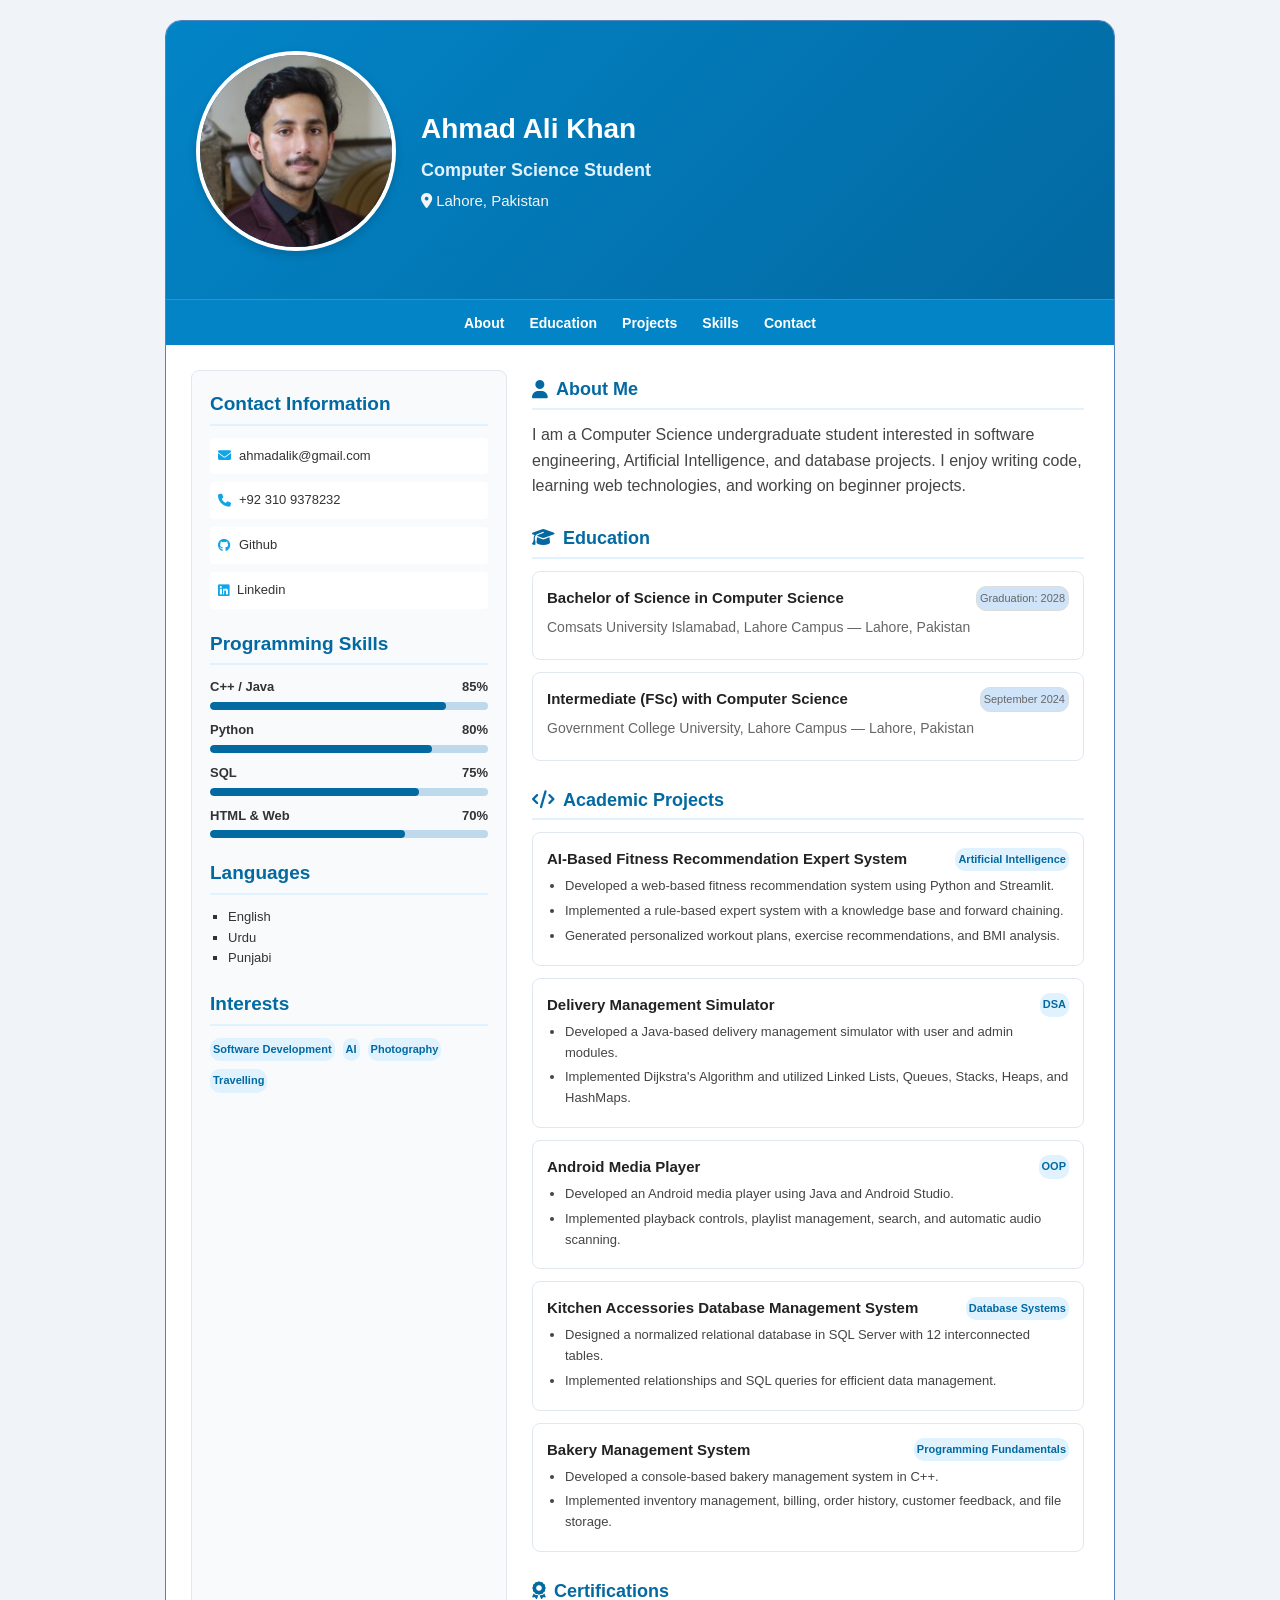
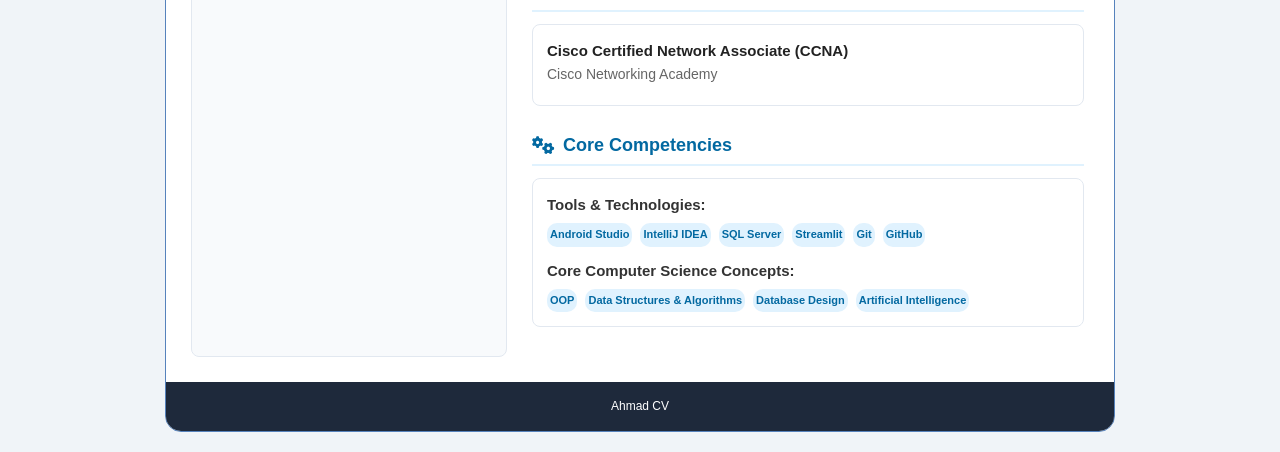
<file: Assignment 1/index.html>
<!doctype html>
<html lang="en">
  <head>
    <meta charset="UTF-8" />
    <meta name="viewport" content="width=device-width, initial-scale=1.0" />
    <title>Ahmad CV</title>

    <link rel="stylesheet" href="style.css" />

    <link
      rel="stylesheet"
      href="https://cdnjs.cloudflare.com/ajax/libs/font-awesome/6.4.0/css/all.min.css"
    />
  </head>

  <body>
    <div class="main_block">
      <header class="top_header">
        <div class="profile_box">
          <img src="cv_image.jpg" alt="Ahmad" class="profile_pic" />
        </div>

        <div class="info">
          <h1 class="my_name">Ahmad Ali Khan</h1>
          <p class="title">Computer Science Student</p>
          <p class="city_name">
            <i class="fa-solid fa-location-dot"></i> Lahore, Pakistan
          </p>
        </div>
      </header>

      <!-- navbar -->
      <nav class="navbar">
        <ul>
          <li><a href="#about">About</a></li>
          <li><a href="#education">Education</a></li>
          <li><a href="#projects">Projects</a></li>
          <li><a href="#skills">Skills</a></li>
          <li><a href="#contact">Contact</a></li>
        </ul>
      </nav>

      <div class="main_container">
        <aside class="sidebar">
          <!-- contact-->
          <section id="contact" class="sidebar_section">
            <h2 class="sidebar_title">Contact Information</h2>
            <ul class="contact_links">
              <li>
                <a href="mailto:ahmadalik@gmail.com" class="info_link">
                  <i class="fa-solid fa-envelope"></i>
                  <span>ahmadalik@gmail.com</span>
                </a>
              </li>
              <li>
                <a href="tel:+923109378232" class="info_link">
                  <i class="fa-solid fa-phone"></i>
                  <span>+92 310 9378232</span>
                </a>
              </li>
              <li>
                <a
                  href="https://github.com/ahmadali-03"
                  target="_blank"
                  class="info_link"
                >
                  <i class="fa-brands fa-github"></i>
                  <span>Github</span>
                </a>
              </li>
              <li>
                <a
                  href="https://www.linkedin.com/in/ahmad-ali-khan03/"
                  target="_blank"
                  class="info_link"
                >
                  <i class="fa-brands fa-linkedin"></i>
                  <span>Linkedin </span>
                </a>
              </li>
            </ul>
          </section>

          <!-- skills -->
          <section id="skills" class="sidebar_section">
            <h2 class="sidebar_title">Programming Skills</h2>

            <div class="skill_box">
              <div class="skill_label">
                <span>C++ / Java</span>
                <span>85%</span>
              </div>
              <div class="progress_bar">
                <div class="progress_fill fill_85"></div>
              </div>
            </div>

            <div class="skill_box">
              <div class="skill_label">
                <span>Python</span>
                <span>80%</span>
              </div>
              <div class="progress_bar">
                <div class="progress_fill fill_80"></div>
              </div>
            </div>

            <div class="skill_box">
              <div class="skill_label">
                <span>SQL</span>
                <span>75%</span>
              </div>
              <div class="progress_bar">
                <div class="progress_fill fill_75"></div>
              </div>
            </div>

            <div class="skill_box">
              <div class="skill_label">
                <span>HTML & Web</span>
                <span>70%</span>
              </div>
              <div class="progress_bar">
                <div class="progress_fill fill_70"></div>
              </div>
            </div>
          </section>

          <!-- language -->
          <section class="sidebar_section">
            <h2 class="sidebar_title">Languages</h2>
            <ul class="simple_list">
              <li>English</li>
              <li>Urdu</li>
              <li>Punjabi</li>
            </ul>
          </section>

          <!-- interset -->
          <section class="sidebar_section">
            <h2 class="sidebar_title">Interests</h2>
            <div class="tag_box">
              <span class="badge">Software Development</span>
              <span class="badge">AI</span>
              <span class="badge">Photography</span>
              <span class="badge">Travelling</span>
            </div>
          </section>
        </aside>

        <!-- main content -->
        <main class="content_area">
          <section id="about" class="content_section">
            <h2 class="heading"><i class="fa-solid fa-user"></i> About Me</h2>
            <p class="about_text">
              I am a Computer Science undergraduate student interested in
              software engineering, Artificial Intelligence, and database
              projects. I enjoy writing code, learning web technologies, and
              working on beginner projects.
            </p>
          </section>

          <!-- education -->
          <section id="education" class="content_section">
            <h2 class="heading">
              <i class="fa-solid fa-graduation-cap"></i> Education
            </h2>

            <div class="card">
              <div class="card_header">
                <h3 class="card_title">
                  Bachelor of Science in Computer Science
                </h3>
                <span class="date_badge">Graduation: 2028</span>
              </div>
              <p class="card_subtitle">
                Comsats University Islamabad, Lahore Campus — Lahore, Pakistan
              </p>
            </div>

            <div class="card">
              <div class="card_header">
                <h3 class="card_title">
                  Intermediate (FSc) with Computer Science
                </h3>
                <span class="date_badge">September 2024</span>
              </div>
              <p class="card_subtitle">
                Government College University, Lahore Campus — Lahore, Pakistan
              </p>
            </div>
          </section>

          <!-- projects -->
          <section id="projects" class="content_section">
            <h2 class="heading">
              <i class="fa-solid fa-code"></i> Academic Projects
            </h2>

            <div class="card">
              <div class="card_header">
                <h3 class="card_title">
                  AI-Based Fitness Recommendation Expert System
                </h3>
                <span class="badge">Artificial Intelligence</span>
              </div>
              <ul class="project_points">
                <li>
                  Developed a web-based fitness recommendation system using
                  Python and Streamlit.
                </li>
                <li>
                  Implemented a rule-based expert system with a knowledge base
                  and forward chaining.
                </li>
                <li>
                  Generated personalized workout plans, exercise
                  recommendations, and BMI analysis.
                </li>
              </ul>
            </div>

            <div class="card">
              <div class="card_header">
                <h3 class="card_title">Delivery Management Simulator</h3>
                <span class="badge">DSA</span>
              </div>
              <ul class="project_points">
                <li>
                  Developed a Java-based delivery management simulator with user
                  and admin modules.
                </li>
                <li>
                  Implemented Dijkstra's Algorithm and utilized Linked Lists,
                  Queues, Stacks, Heaps, and HashMaps.
                </li>
              </ul>
            </div>

            <div class="card">
              <div class="card_header">
                <h3 class="card_title">Android Media Player</h3>
                <span class="badge">OOP</span>
              </div>
              <ul class="project_points">
                <li>
                  Developed an Android media player using Java and Android
                  Studio.
                </li>
                <li>
                  Implemented playback controls, playlist management, search,
                  and automatic audio scanning.
                </li>
              </ul>
            </div>

            <div class="card">
              <div class="card_header">
                <h3 class="card_title">
                  Kitchen Accessories Database Management System
                </h3>
                <span class="badge">Database Systems</span>
              </div>
              <ul class="project_points">
                <li>
                  Designed a normalized relational database in SQL Server with
                  12 interconnected tables.
                </li>
                <li>
                  Implemented relationships and SQL queries for efficient data
                  management.
                </li>
              </ul>
            </div>

            <div class="card">
              <div class="card_header">
                <h3 class="card_title">Bakery Management System</h3>
                <span class="badge">Programming Fundamentals</span>
              </div>
              <ul class="project_points">
                <li>
                  Developed a console-based bakery management system in C++.
                </li>
                <li>
                  Implemented inventory management, billing, order history,
                  customer feedback, and file storage.
                </li>
              </ul>
            </div>
          </section>

          <!-- certificate -->
          <section class="content_section">
            <h2 class="heading">
              <i class="fa-solid fa-award"></i> Certifications
            </h2>
            <div class="card">
              <h3 class="card_title">
                Cisco Certified Network Associate (CCNA)
              </h3>
              <p class="card_subtitle">Cisco Networking Academy</p>
            </div>
          </section>

          <!-- competencies -->
          <section class="content_section">
            <h2 class="heading">
              <i class="fa-solid fa-gears"></i> Core Competencies
            </h2>
            <div class="card">
              <h4 class="sub_title">Tools & Technologies:</h4>
              <div class="tag_box space_bottom">
                <span class="badge">Android Studio</span>
                <span class="badge">IntelliJ IDEA</span>
                <span class="badge">SQL Server</span>
                <span class="badge">Streamlit</span>
                <span class="badge">Git</span>
                <span class="badge">GitHub</span>
              </div>

              <h4 class="sub_title">Core Computer Science Concepts:</h4>
              <div class="tag_box">
                <span class="badge">OOP</span>
                <span class="badge">Data Structures & Algorithms</span>
                <span class="badge">Database Design</span>
                <span class="badge">Artificial Intelligence</span>
              </div>
            </div>
          </section>
        </main>
      </div>

      <!-- footer -->
      <footer class="footer">
        <p>Ahmad CV</p>
      </footer>
    </div>
  </body>
</html>
</file>
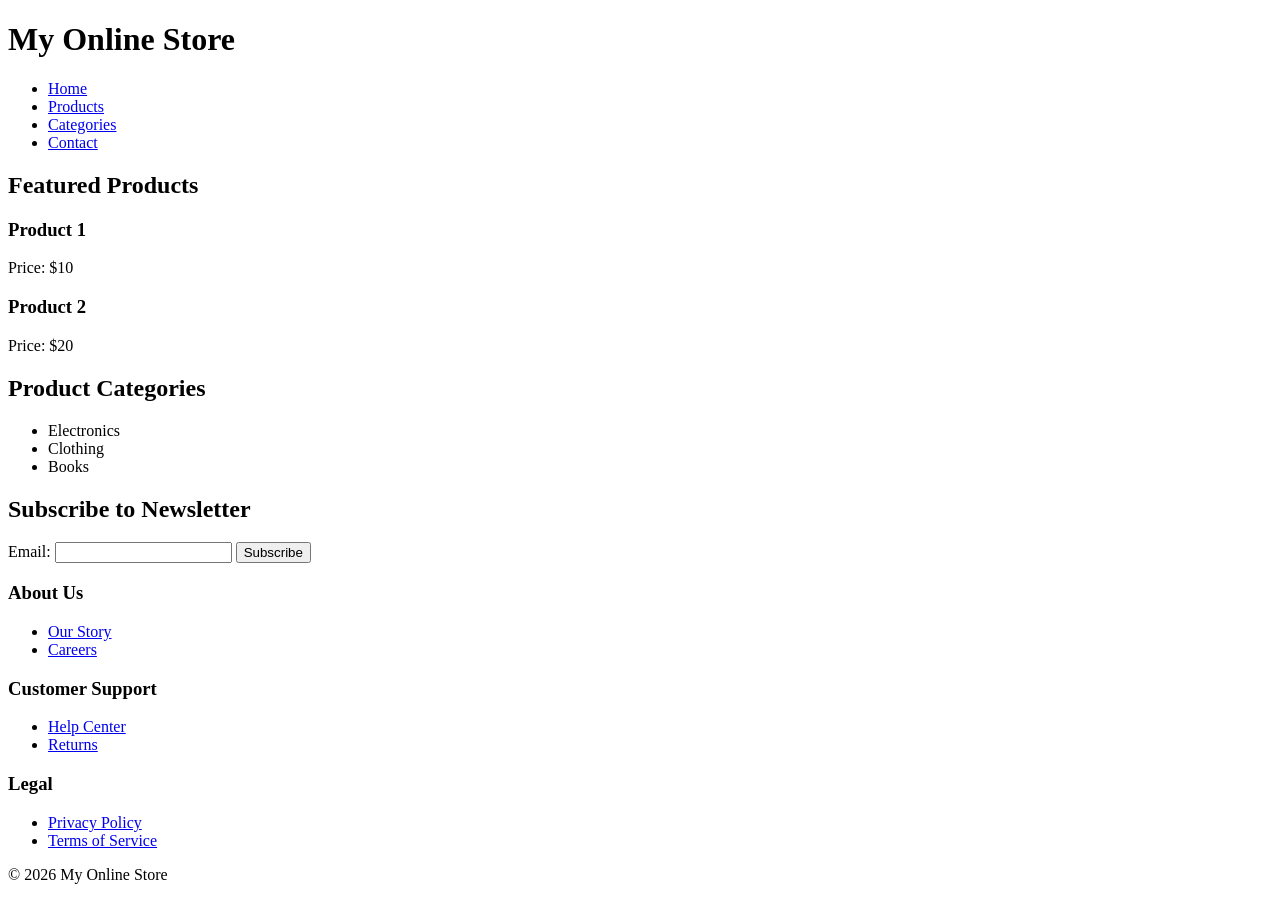
<file: Lab 1/index.html>
<!doctype html>
<html lang="en">
  <head>
    <meta charset="UTF-8" />
    <title>E-Commerce Store</title>
  </head>
  <body>
    <!-- header -->
    <header>
      <h1>My Online Store</h1>
      <!-- navbar -->
      <nav>
        <ul>
          <li><a href="#home">Home</a></li>
          <li><a href="#products">Products</a></li>
          <li><a href="#categories">Categories</a></li>
          <li><a href="#contact">Contact</a></li>
        </ul>
      </nav>
    </header>

    <!-- main content -->
    <main>
      <!-- Section 1 featured product -->
      <section>
        <h2>Featured Products</h2>
        <article>
          <h3>Product 1</h3>
          <p>Price: $10</p>
        </article>
        <article>
          <h3>Product 2</h3>
          <p>Price: $20</p>
        </article>
      </section>

      <!-- Section 2 categories -->
      <section>
        <h2>Product Categories</h2>
        <ul>
          <li>Electronics</li>
          <li>Clothing</li>
          <li>Books</li>
        </ul>
      </section>

      <!-- Section 3 newsletter -->
      <section>
        <h2>Subscribe to Newsletter</h2>
        <form>
          <label for="email">Email:</label>
          <input type="email" id="email" name="email" />
          <button type="submit">Subscribe</button>
        </form>
      </section>
    </main>

    <!-- footer -->
    <footer>
      <!-- col1 -->
      <div>
        <h3>About Us</h3>
        <ul>
          <li><a href="#">Our Story</a></li>
          <li><a href="#">Careers</a></li>
        </ul>
      </div>

      <!-- col2 -->
      <div>
        <h3>Customer Support</h3>
        <ul>
          <li><a href="#">Help Center</a></li>
          <li><a href="#">Returns</a></li>
        </ul>
      </div>

      <!-- col3 -->
      <div>
        <h3>Legal</h3>
        <ul>
          <li><a href="#">Privacy Policy</a></li>
          <li><a href="#">Terms of Service</a></li>
        </ul>
      </div>

      <p>&copy; 2026 My Online Store</p>
    </footer>
  </body>
</html>
</file>
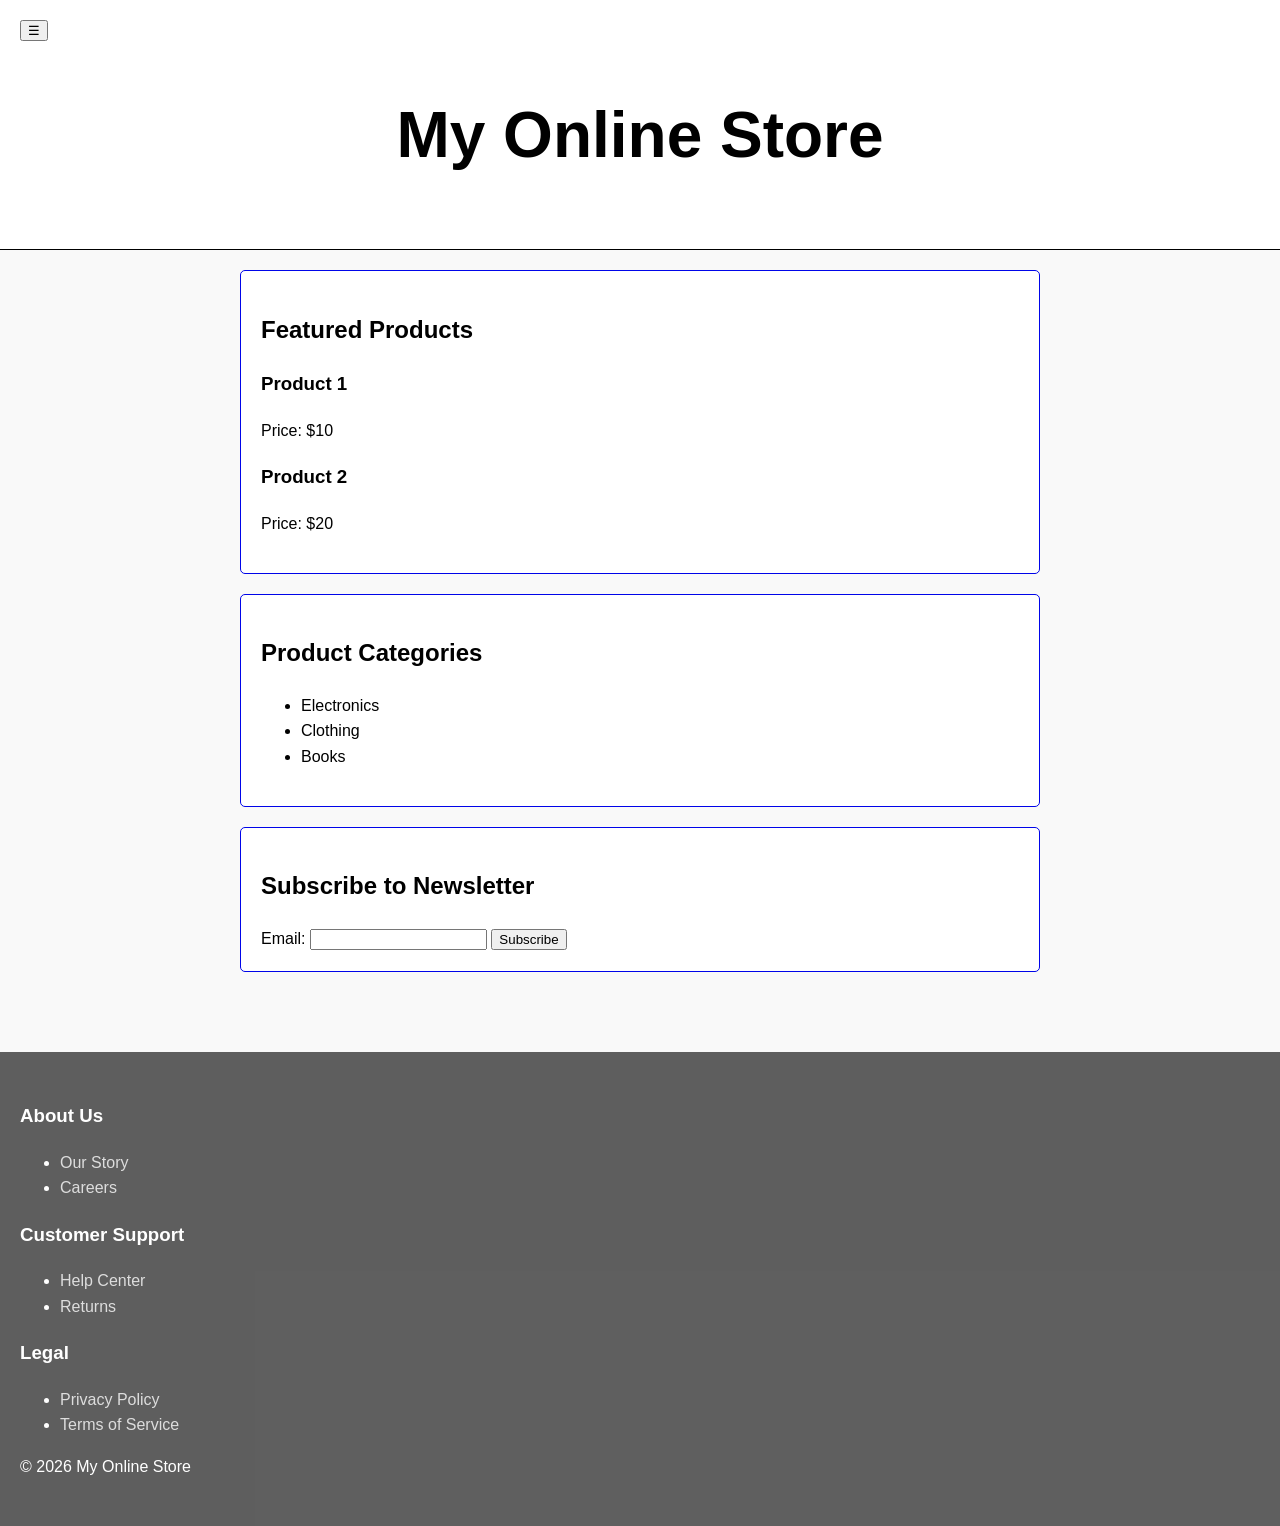
<file: Lab 2/index.html>
<!doctype html>
<html lang="en">
  <head>
    <meta charset="UTF-8" />
    <title>E-Commerce Store</title>
    <link rel="stylesheet" href="style.css" />
    <script src="script.js"></script>
  </head>
  <body>
    <!-- header -->
    <header>
      <button class="hamburger-btn" aria-label="Toggle navigation" align="left">
        ☰
      </button>
      <h1>My Online Store</h1>
      <!-- navbar -->
      <nav class="menu">
        <ul>
          <li><a href="#home">Home</a></li>
          <li><a href="#products">Products</a></li>
          <li><a href="#categories">Categories</a></li>
          <li><a href="#contact">Contact</a></li>
        </ul>
      </nav>
    </header>

    <!-- main content -->
    <main>
      <!-- featured product -->
      <section>
        <h2>Featured Products</h2>
        <article>
          <h3>Product 1</h3>
          <p>Price: $10</p>
        </article>
        <article>
          <h3>Product 2</h3>
          <p>Price: $20</p>
        </article>
      </section>

      <!-- categories -->
      <section>
        <h2>Product Categories</h2>
        <ul>
          <li>Electronics</li>
          <li>Clothing</li>
          <li>Books</li>
        </ul>
      </section>

      <!-- newsletter -->
      <section>
        <h2>Subscribe to Newsletter</h2>
        <form>
          <label for="email">Email:</label>
          <input type="email" id="email" name="email" />
          <button type="submit">Subscribe</button>
        </form>
      </section>
    </main>

    <!-- footer -->
    <footer>
      <!-- col1 -->
      <div>
        <h3>About Us</h3>
        <ul>
          <li><a href="#">Our Story</a></li>
          <li><a href="#">Careers</a></li>
        </ul>
      </div>

      <!-- col2 -->
      <div>
        <h3>Customer Support</h3>
        <ul>
          <li><a href="#">Help Center</a></li>
          <li><a href="#">Returns</a></li>
        </ul>
      </div>

      <!-- col3 -->
      <div>
        <h3>Legal</h3>
        <ul>
          <li><a href="#">Privacy Policy</a></li>
          <li><a href="#">Terms of Service</a></li>
        </ul>
      </div>

      <p>&copy; 2026 My Online Store</p>
    </footer>
  </body>
</html>
</file>
<file: Assignment 1/style.css>
* {
  margin: 0;
  padding: 0;
  box-sizing: border-box;
}

body {
  font-family: Arial, Helvetica, sans-serif;
  background-color: #f0f4f8;
  color: #333333;
  line-height: 1.6;
  padding: 20px;
  display: flex;
  justify-content: center;
  align-items: flex-start;
  min-height: 100vh;
}

.main_block {
  max-width: 950px;
  width: 100%;
  background-color: #ffffff;
  border-radius: 16px;
  overflow: hidden;
  border: 1px solid #5682bc;
  position: relative;
}

.top_header {
  background: linear-gradient(135deg, #0284c7, #0369a1);
  color: #ffffff;
  padding: 30px;
  text-align: left;
  position: relative;

  display: flex;
  align-items: center;
  justify-content: flex-start;
  gap: 25px;
}

.profile_box {
  margin-bottom: 10px;
  flex-shrink: 0;
}

.info {
  display: flex;
  flex-direction: column;
  gap: 4px;
}

.profile_pic {
  width: 200px;
  border-radius: 50%;
  object-fit: cover;
  border: 4px solid #ffffff;
  box-shadow: 0 4px 10px rgba(0, 0, 0, 0.15);
  animation: pic_animation 3s ease-in-out infinite;
}

@keyframes pic_animation {
  0% {
    transform: translateY(0px);
  }
  50% {
    transform: translateY(-8px);
  }
  100% {
    transform: translateY(0px);
  }
}

.my_name {
  font-size: 28px;
  color: #ffffff;
}

.title {
  font-size: 18px;
  color: #e0f2fe;
  font-weight: bold;
}

.city_name {
  font-size: 15px;
  color: #f3f4f4;
}

.navbar {
  background-color: #0284c7;
  padding: 10px;
  border-top: 1px solid rgba(255, 255, 255, 0.15);
}

.navbar ul {
  list-style-type: none;
  display: flex;
  justify-content: center;
  gap: 15px;
}

.navbar a {
  color: #ffffff;
  text-decoration: none;
  font-size: 14px;
  font-weight: bold;
  padding: 5px;
  border-radius: 4px;
  transition: 0.2s ease;
}

.navbar a:hover {
  background-color: #74a6bd88;
  font-size: 15px;
}

.main_container {
  max-width: 100%;
  margin: 0;
  display: flex;
  flex-wrap: wrap;
  gap: 20px;
  background-color: #ffffff;
  border: none;
  border-radius: 0;
  padding: 25px;
}

.sidebar {
  flex: 1 1 260px;
  background-color: #f8fafc;
  padding: 18px;
  border: 1px solid #e2e8f0;
  border-radius: 8px;
}

.sidebar_section {
  margin-bottom: 20px;
}

.sidebar_title {
  font-size: 19px;
  color: #0369a1;
  border-bottom: 2px solid #e0f2fe;
  padding-bottom: 4px;
  margin-bottom: 12px;
}

.contact_links {
  list-style: none;
}

.contact_links li {
  margin-bottom: 8px;
}

.info_link {
  display: flex;
  align-items: center;
  gap: 8px;
  text-decoration: none;
  color: #333333;
  font-size: 13px;
  background-color: #ffffff;
  padding: 8px;
  border-radius: 4px;
  transition: 0.2s ease;
}

.info_link i {
  color: #0ea5e9;
}

.info_link:hover {
  background-color: #e0f2fe;
  color: #0369a1;
  transform: translateX(3px);
}

.skill_box {
  margin-bottom: 10px;
}

.skill_label {
  display: flex;
  justify-content: space-between;
  font-size: 13px;
  font-weight: bold;
  margin-bottom: 4px;
}

.progress_bar {
  width: 100%;
  height: 8px;
  background-color: #bed9ec;
  border-radius: 4px;
  overflow: hidden;
}

.progress_fill {
  height: 100%;
  background-color: #0369a1;
  border-radius: 4px;
}

.fill_85 {
  width: 85%;
}
.fill_80 {
  width: 80%;
}
.fill_75 {
  width: 75%;
}
.fill_70 {
  width: 70%;
}

.content_area {
  flex: 2 1 450px;
  padding: 5px;
}

.content_section {
  margin-bottom: 25px;
}

.heading {
  font-size: 18px;
  color: #0369a1;
  border-bottom: 2px solid #e0f2fe;
  padding-bottom: 4px;
  margin-bottom: 12px;
  display: flex;
  align-items: center;
  gap: 8px;
}

.about_text {
  font-size: 16px;
  color: #444444;
}

.card {
  background-color: #ffffff;
  border: 1px solid #e2e8f0;
  padding: 14px;
  border-radius: 8px;
  margin-bottom: 12px;
  transition: 0.2s ease;
}

.card:hover {
  transform: translateY(-3px);
  box-shadow: 0 6px 12px rgba(0, 0, 0, 0.06);
  border-color: #cbd5e1;
}

.card_header {
  display: flex;
  justify-content: space-between;
  align-items: center;
  flex-wrap: wrap;
  margin-bottom: 5px;
}

.card_title {
  font-size: 15px;
  color: #222222;
}

.card_subtitle {
  font-size: 14px;
  color: #666666;
  margin-bottom: 6px;
}

.sub_title {
  font-size: 15px;
  margin-bottom: 6px;
}

.project_points {
  padding-left: 18px;
  font-size: 13px;
  color: #444444;
}

.project_points li {
  margin-bottom: 4px;
}

.tag_box {
  display: flex;
  flex-wrap: wrap;
  gap: 8px;
}

.space_bottom {
  margin-bottom: 12px;
}

.badge {
  background-color: #e0f2fe;
  color: #0369a1;
  font-size: 11px;
  font-weight: bold;
  padding: 3px;
  border-radius: 10px;
  display: inline-block;
  transition: 0.15s ease;
}

.badge:hover {
  background-color: #bae6fd;
  transform: scale(1.07);
}

.date_badge {
  background-color: #d0e4f9;
  color: #666666;
  font-size: 11px;
  padding: 3px;
  border: 1px solid #dddddd;
  border-radius: 10px;
}

.simple_list {
  list-style-type: square;
  padding-left: 18px;
  font-size: 13px;
}

.footer {
  text-align: center;
  padding: 15px;
  background-color: #1e293b;
  color: #ffffff;
  font-size: 12px;
}
</file>
<file: Lab 2/style.css>
.menu ul {
  list-style: none;
  padding: 10px;
  margin: 10px;
  display: flex;
  gap: 3%;
  justify-content: center;
}

.menu a {
  text-decoration: none;
  color: #0066cc;
  font-size: xx-large;
  background-color: #3333333d;
  padding: 5%;
  border-radius: 10px;
  transition: 0.2s ease;
}

.menu a:hover {
  background-color: #333333c6;
  color: #fff;
}

body {
  font-family: Arial;
  line-height: 1.6;
  margin: 0;
  padding: 0;
  background-color: #f9f9f9;
  color: #000000;
}

header {
  background-color: #ffffff;
  padding: 20px;
  border-bottom: 1px solid #000000;
  font-size: xx-large;
  text-align: center;
}

main {
  padding: 20px;
  max-width: 800px;
  margin: 0 auto;
}

section {
  background: #ffffff;
  padding: 20px;
  margin-bottom: 20px;
  border-radius: 5px;
  border: 1px solid #0004e9;
}

footer {
  background-color: #333333c6;
  color: #fff;
  padding: 30px 20px;
  margin-top: 40px;
}

footer a {
  color: #ddd;
  text-decoration: none;
}

footer a:hover {
  color: #fff;
}

.hamburger-btn {
  display: none;
}

@media (max-width: 1300px) {
  .hamburger-btn {
    display: block;
    position: relative;
    z-index: 2000;
  }

  .menu ul {
    position: fixed;
    top: 0;
    left: -400px;
    width: 250px;
    background: linear-gradient(1deg, #b1adad, #dcd7d7ed);
    display: flex;
    flex-direction: column;
    padding-top: 60px;
    gap: 15px;
    transition: left 1.5s ease;
    z-index: 1000;
    border-radius: 3%;
    height: 100%;
    transform: scaleY(1);
  }

  .menu ul a {
    font-size: large;
    background-color: #f9f9f9;
  }
  .menu ul.active {
    left: 0;
  }
}
</file>
